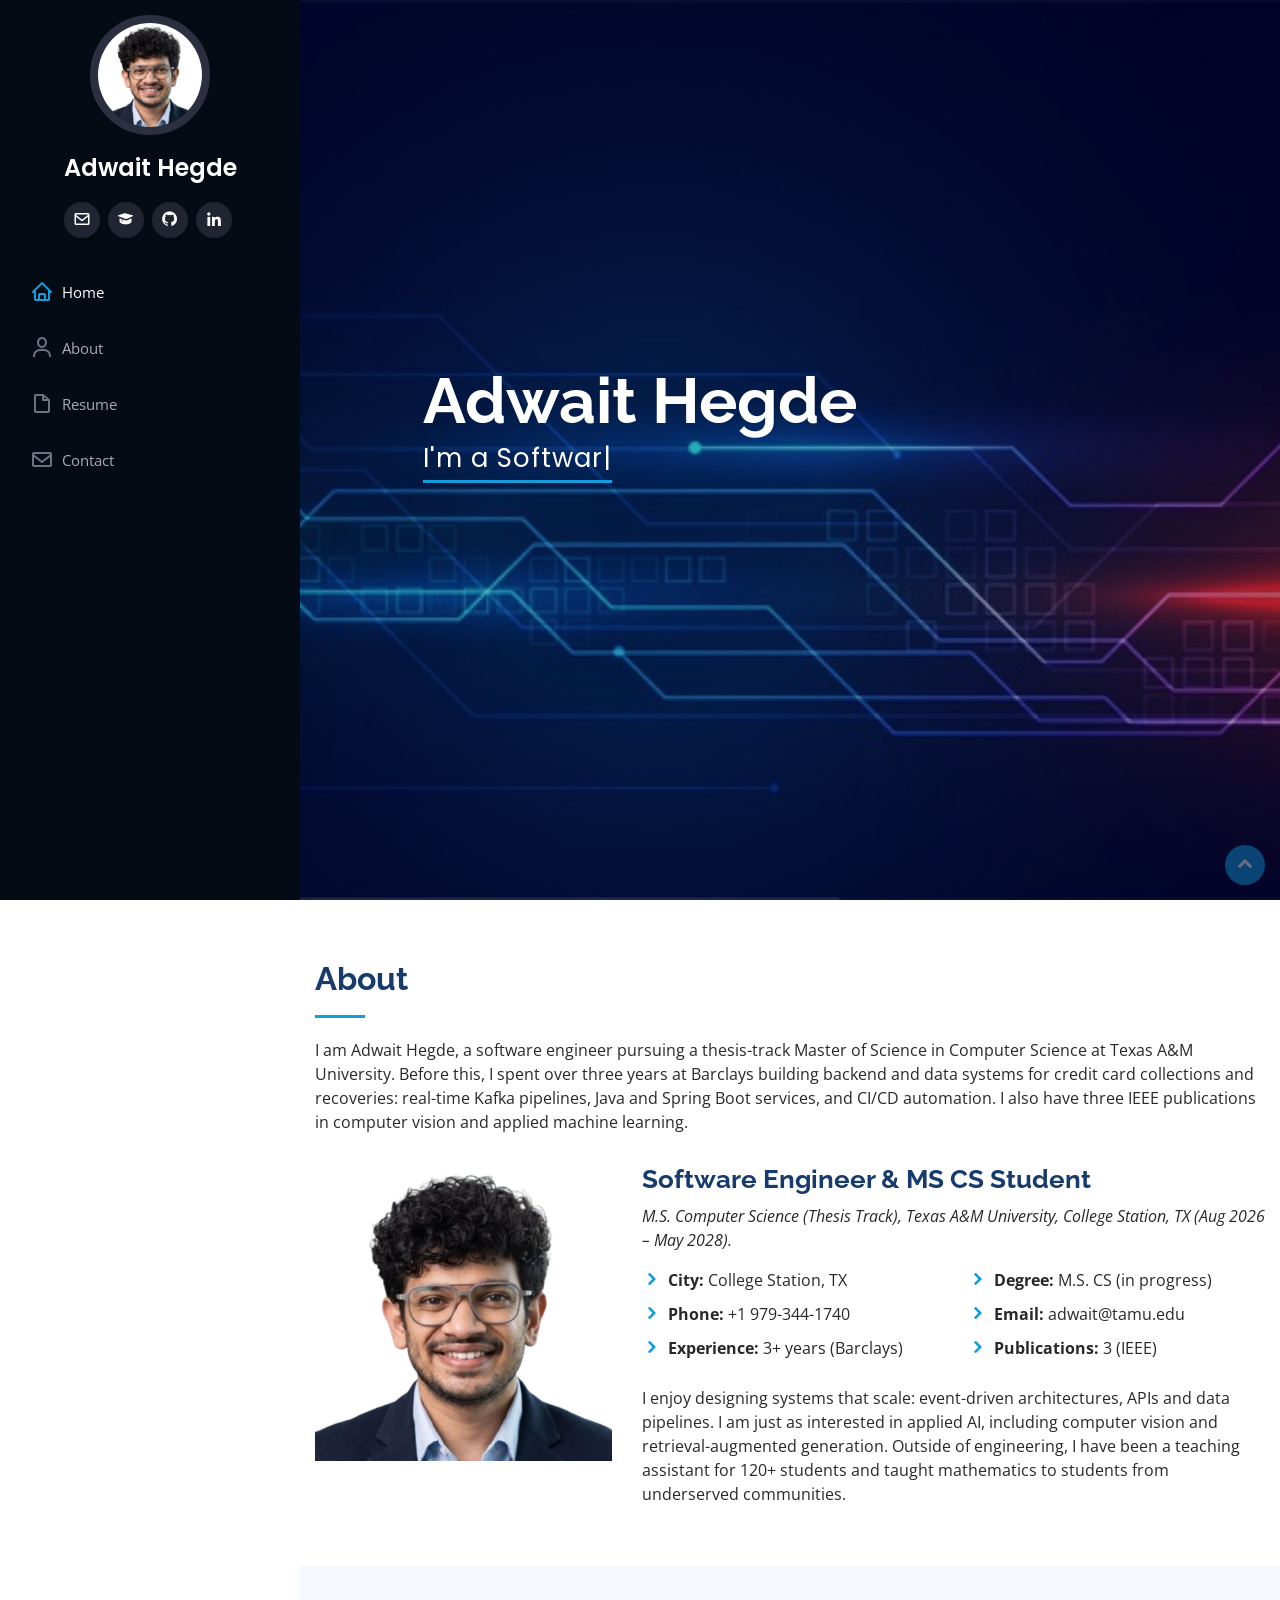
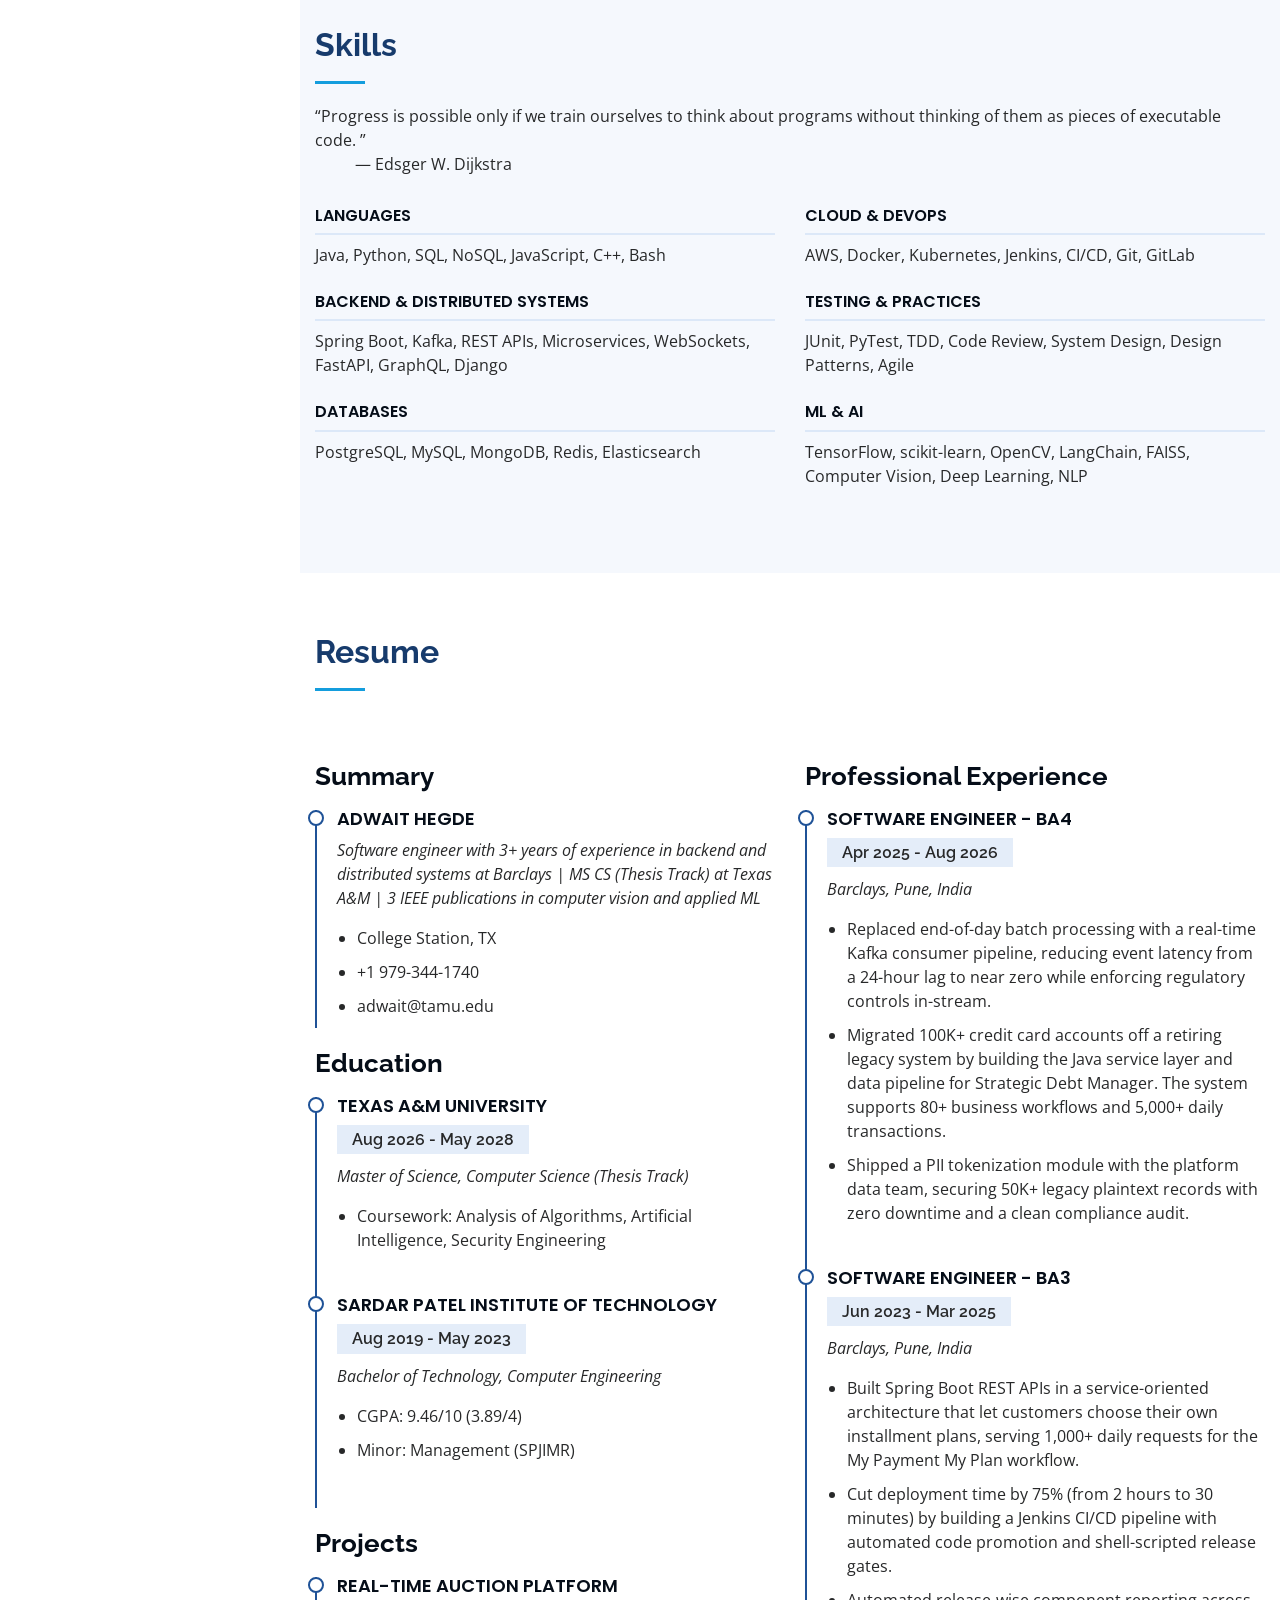
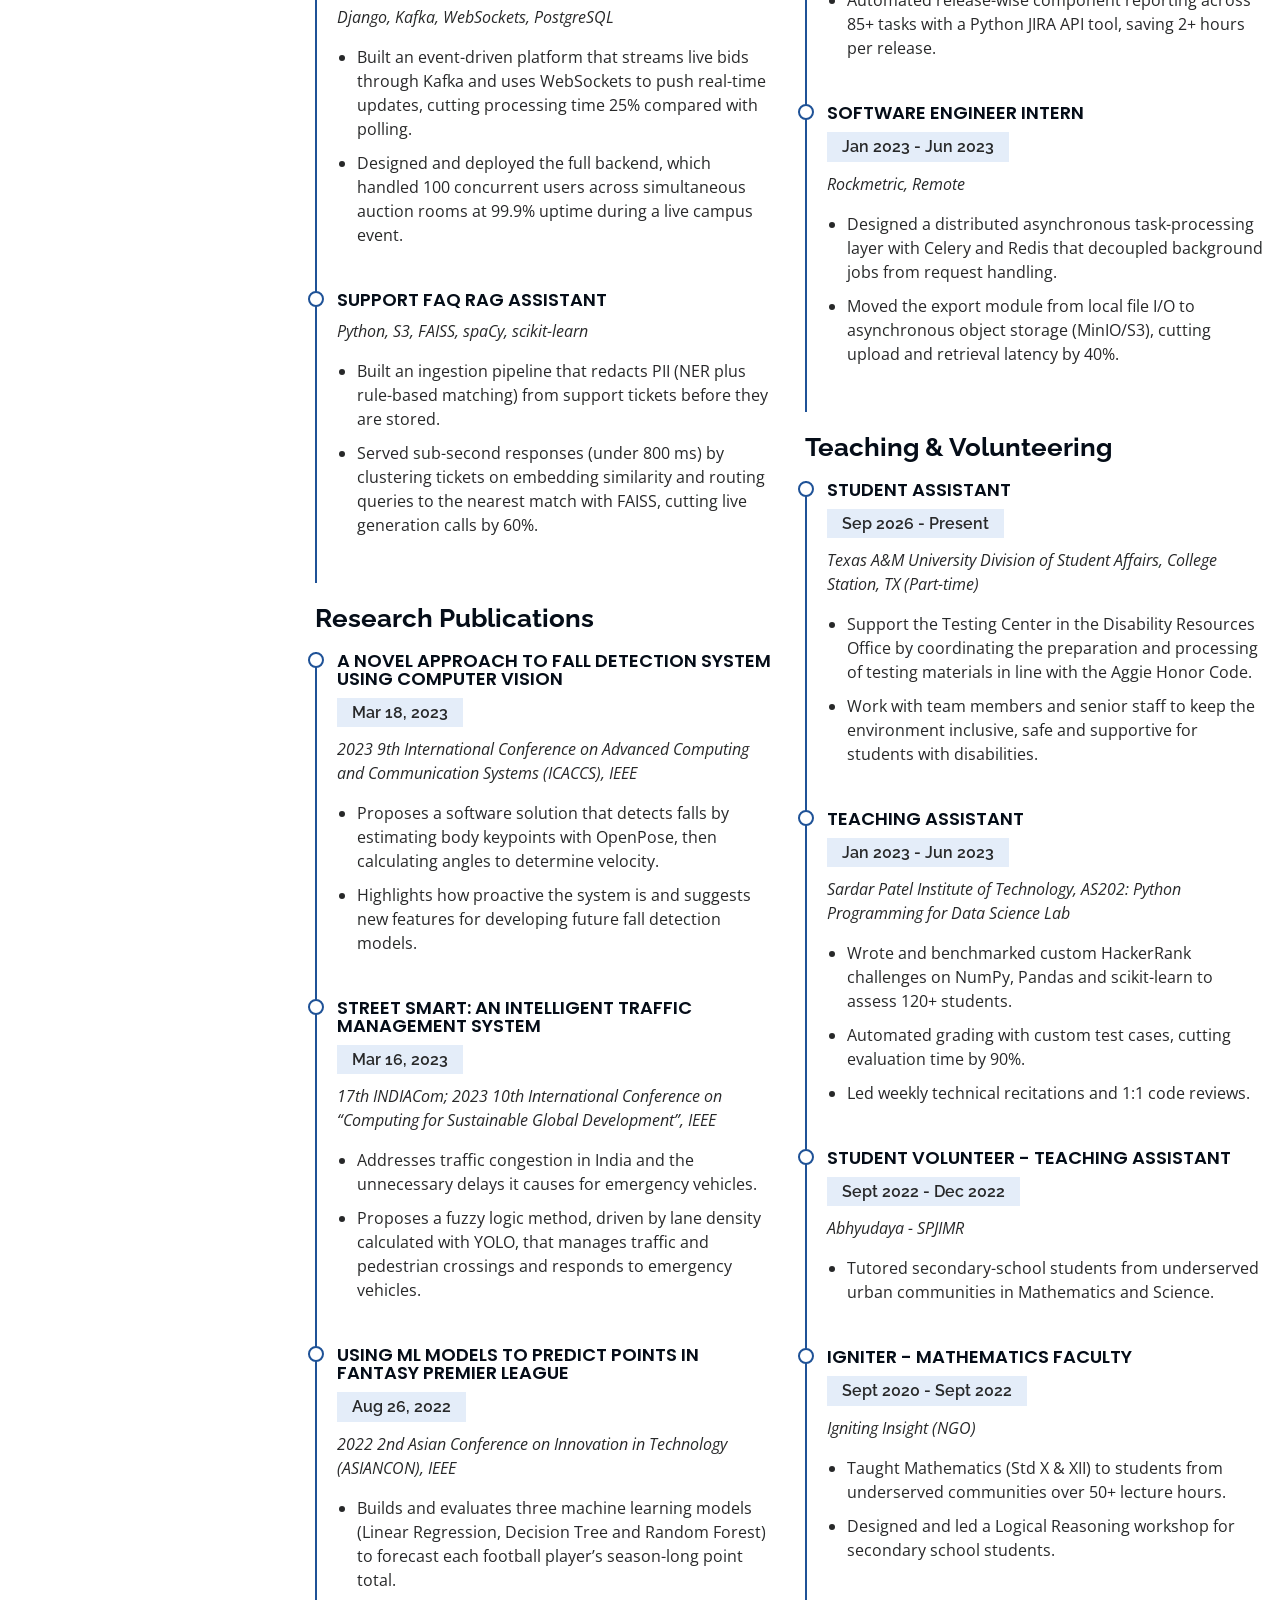
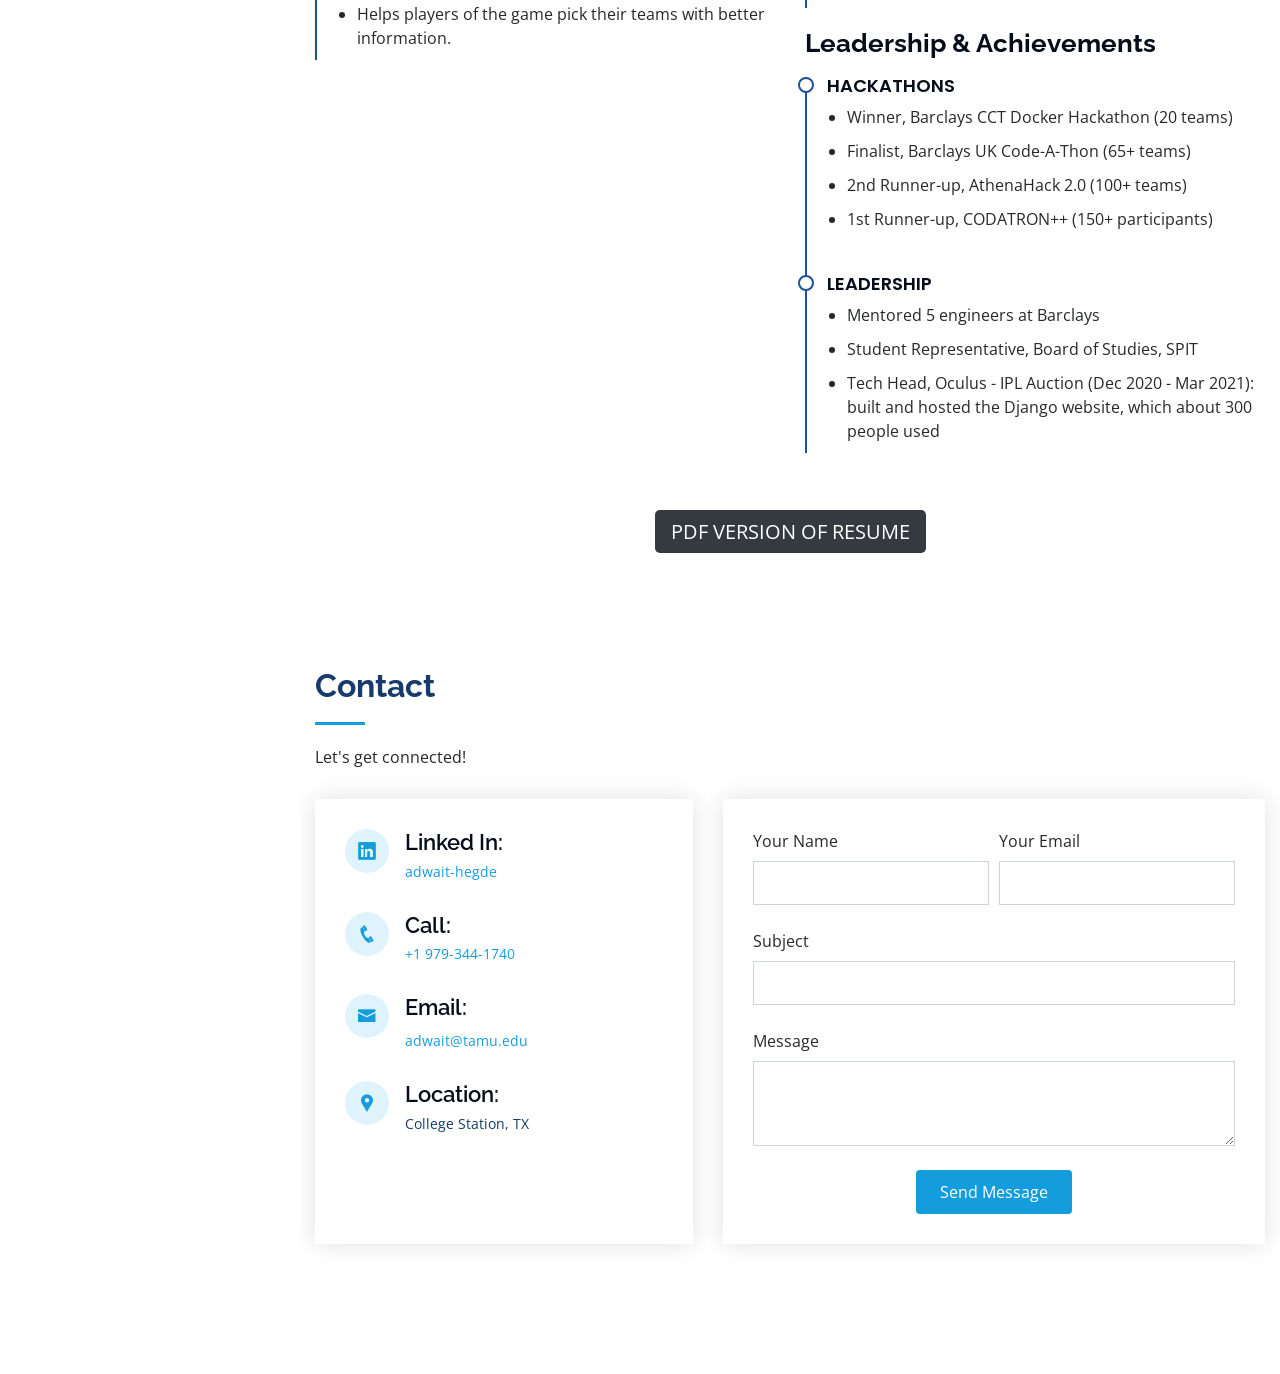
<file: index.html>
<!DOCTYPE html>
<html lang="en">
  <head>
    <meta charset="utf-8" />
    <meta content="width=device-width, initial-scale=1.0" name="viewport" />

    <title>Adwait Hegde | Software Engineer &amp; MS CS Student at Texas A&amp;M</title>
    <meta
      name="description"
      content="Adwait Hegde is a software engineer and MS Computer Science student at Texas A&amp;M University with 3+ years at Barclays building distributed systems (Kafka, Java, Spring Boot) and 3 IEEE publications in computer vision and ML."
    />
    <meta name="author" content="Adwait Hegde" />
    <meta name="robots" content="index, follow" />
    <meta name="theme-color" content="#040b14" />
    <link rel="canonical" href="https://adwait-hegde.github.io/" />

    <!-- Open Graph (LinkedIn, Facebook, Slack, WhatsApp previews) -->
    <meta property="og:type" content="profile" />
    <meta property="og:site_name" content="Adwait Hegde" />
    <meta property="og:title" content="Adwait Hegde | Software Engineer &amp; MS CS Student at Texas A&amp;M" />
    <meta
      property="og:description"
      content="Software engineer with 3+ years at Barclays building distributed systems, now pursuing an MS in Computer Science at Texas A&amp;M. 3 IEEE publications."
    />
    <meta property="og:url" content="https://adwait-hegde.github.io/" />
    <meta property="og:image" content="https://adwait-hegde.github.io/assets/img/profile-img.jpg" />
    <meta property="og:image:width" content="1000" />
    <meta property="og:image:height" content="1000" />
    <meta property="og:image:alt" content="Photo of Adwait Hegde" />
    <meta property="og:locale" content="en_US" />
    <meta property="profile:first_name" content="Adwait" />
    <meta property="profile:last_name" content="Hegde" />

    <!-- Twitter / X card -->
    <meta name="twitter:card" content="summary" />
    <meta name="twitter:title" content="Adwait Hegde | Software Engineer &amp; MS CS Student at Texas A&amp;M" />
    <meta
      name="twitter:description"
      content="Software engineer with 3+ years at Barclays building distributed systems, now pursuing an MS in Computer Science at Texas A&amp;M."
    />
    <meta name="twitter:image" content="https://adwait-hegde.github.io/assets/img/profile-img.jpg" />
    <meta name="twitter:image:alt" content="Photo of Adwait Hegde" />

    <!-- Structured data: helps search engines understand who this page is about -->
    <script type="application/ld+json">
      {
        "@context": "https://schema.org",
        "@type": "ProfilePage",
        "url": "https://adwait-hegde.github.io/",
        "name": "Adwait Hegde - Portfolio",
        "mainEntity": {
          "@type": "Person",
          "@id": "https://adwait-hegde.github.io/#person",
          "name": "Adwait Hegde",
          "givenName": "Adwait",
          "familyName": "Hegde",
          "url": "https://adwait-hegde.github.io/",
          "image": "https://adwait-hegde.github.io/assets/img/profile-img.jpg",
          "jobTitle": "Software Engineer",
          "email": "mailto:adwait@tamu.edu",
          "address": {
            "@type": "PostalAddress",
            "addressLocality": "College Station",
            "addressRegion": "TX",
            "addressCountry": "US"
          },
          "affiliation": {
            "@type": "CollegeOrUniversity",
            "name": "Texas A&M University",
            "sameAs": "https://www.tamu.edu/"
          },
          "worksFor": {
            "@type": "Organization",
            "name": "Texas A&M University Division of Student Affairs"
          },
          "alumniOf": [
            {
              "@type": "CollegeOrUniversity",
              "name": "Sardar Patel Institute of Technology"
            },
            {
              "@type": "Organization",
              "name": "Barclays"
            },
            {
              "@type": "Organization",
              "name": "Rockmetric"
            }
          ],
          "knowsAbout": [
            "Distributed Systems",
            "Backend Engineering",
            "Apache Kafka",
            "Java",
            "Spring Boot",
            "Python",
            "Microservices",
            "Computer Vision",
            "Machine Learning",
            "Retrieval-Augmented Generation"
          ],
          "sameAs": [
            "https://www.linkedin.com/in/adwait-hegde/",
            "https://github.com/adwait-hegde",
            "https://scholar.google.com/citations?user=O1U9kNUAAAAJ"
          ]
        }
      }
    </script>

    <!-- Favicons -->
    <link href="assets/img/favicon2.png" rel="icon" />
    <link
      href="assets/img/apple-touch-icon.png"
      rel="apple-touch-icon"
    />

    <!-- Google Fonts -->
    <link rel="preconnect" href="https://fonts.googleapis.com" />
    <link rel="preconnect" href="https://fonts.gstatic.com" crossorigin />
    <link
      href="https://fonts.googleapis.com/css?family=Open+Sans:300,300i,400,400i,600,600i,700,700i|Raleway:300,300i,400,400i,500,500i,600,600i,700,700i|Poppins:300,300i,400,400i,500,500i,600,600i,700,700i&display=swap"
      rel="stylesheet"
    />

    <!-- Vendor CSS Files -->
    <link
      href="assets/vendor/bootstrap/css/bootstrap.min.css"
      rel="stylesheet"
    />
    <link
      href="assets/vendor/icofont/icofont.min.css"
      rel="stylesheet"
    />
    <link
      href="assets/vendor/boxicons/css/boxicons.min.css"
      rel="stylesheet"
    />
    <link href="assets/vendor/aos/aos.css" rel="stylesheet" />

    <!-- Template Main CSS File -->
    <link href="assets/css/style.css" rel="stylesheet" />
    <style>
      .loader {
        position: fixed;
        left: 0px;
        top: 0px;
        width: 100%;
        height: 100%;
        z-index: 9999;
        background: url("https://media3.giphy.com/media/11FuEnXyGsXFba/giphy.gif?cid=ecf05e47mqp7naf0gcxo8x93irdlq87f0ml31w9q8dph8l8a&rid=giphy.gif&ct=g")
          50% 50% no-repeat rgb(25, 31, 38);
      }
    </style>
  </head>

  <body>
    <div class="loader"></div>
    <div id="content">
      <!-- ======= Mobile nav toggle button ======= -->
      <button type="button" class="mobile-nav-toggle d-xl-none">
        <i class="icofont-navigation-menu"></i>
      </button>

      <!-- ======= Header ======= -->
      <header id="header">
        <div class="d-flex flex-column">
          <div class="profile">
            <img
              src="assets/img/profile-img.jpg"
              alt="Adwait Hegde"
              width="120"
              height="120"
              class="img-fluid rounded-circle"
            />
            <div class="site-name text-light"><a href="./">Adwait Hegde</a></div>
            <div class="social-links mt-3 text-center">
              <a href="mailto:adwait@tamu.edu" target="_blank" rel="noopener"
                ><i class="bx bx-envelope"></i
              ></a>
              <a
                href="https://scholar.google.com/citations?user=O1U9kNUAAAAJ&hl=en"
                target="_blank" rel="noopener"
                title="Google Scholar"
                ><i class="bx bxs-graduation"></i
              ></a>
              <a href="https://github.com/adwait-hegde/" target="_blank" rel="noopener"
                ><i class="bx bxl-github"></i
              ></a>
              <a
                href="https://www.linkedin.com/in/adwait-hegde/"
                target="_blank" rel="noopener"
                ><i class="bx bxl-linkedin"></i
              ></a>
            </div>
          </div>

          <nav class="nav-menu">
            <ul>
              <li class="active">
                <a href="#hero"><i class="bx bx-home"></i> <span>Home</span></a>
              </li>
              <li>
                <a href="#about"
                  ><i class="bx bx-user"></i> <span>About</span></a
                >
              </li>
              <li>
                <a href="#resume"
                  ><i class="bx bx-file-blank"></i> <span>Resume</span></a
                >
              </li>
              <li>
                <a href="#contact"><i class="bx bx-envelope"></i> Contact</a>
              </li>
            </ul>
          </nav>
          <!-- .nav-menu -->
          <button type="button" class="mobile-nav-toggle d-xl-none">
            <i class="icofont-navigation-menu"></i>
          </button>
        </div>
      </header>
      <!-- End Header -->

      <!-- ======= Hero Section ======= -->
      <section
        id="hero"
        class="d-flex flex-column justify-content-center align-items-center"
      >
        <div class="hero-container" data-aos="fade-in">
          <h1>Adwait Hegde</h1>
          <p>
            <span
              class="typed"
              data-typed-items="I'm a Software Engineer, I build Distributed Systems, I'm an MS CS student at Texas A&amp;M, I publish ML Research"
            ></span>
          </p>
        </div>
      </section>
      <!-- End Hero -->

      <main id="main">
        <!-- ======= About Section ======= -->
        <section id="about" class="about">
          <div class="container">
            <div class="section-title">
              <h2>About</h2>
              <p>
                I am Adwait Hegde, a software engineer pursuing a thesis-track
                Master of Science in Computer Science at Texas A&amp;M
                University. Before this, I spent over three years at Barclays
                building backend and data systems for credit card collections
                and recoveries: real-time Kafka pipelines, Java and Spring Boot
                services, and CI/CD automation. I also have three IEEE
                publications in computer vision and applied machine learning.
              </p>
            </div>

            <div class="row">
              <div class="col-lg-4" data-aos="fade-right">
                <img
                  src="assets/img/profile-img.jpg"
                  class="img-fluid"
                  alt="Adwait Hegde, software engineer"
                  width="1000"
                  height="1000"
                  loading="lazy"
                />
              </div>
              <div class="col-lg-8 pt-4 pt-lg-0 content" data-aos="fade-left">
                <h3>Software Engineer &amp; MS CS Student</h3>
                <p class="font-italic">
                  M.S. Computer Science (Thesis Track), Texas A&amp;M University,
                  College Station, TX (Aug 2026 – May 2028).
                </p>
                <div class="row">
                  <div class="col-lg-6">
                    <ul>
                      <li>
                        <i class="icofont-rounded-right"></i>
                        <strong>City:</strong> College Station, TX
                      </li>
                      <li>
                        <i class="icofont-rounded-right"></i>
                        <strong>Phone:</strong> +1 979-344-1740
                      </li>
                      <li>
                        <i class="icofont-rounded-right"></i>
                        <strong>Experience:</strong> 3+ years (Barclays)
                      </li>
                    </ul>
                  </div>
                  <div class="col-lg-6">
                    <ul>
                      <li>
                        <i class="icofont-rounded-right"></i>
                        <strong>Degree:</strong> M.S. CS (in progress)
                      </li>
                      <li>
                        <i class="icofont-rounded-right"></i>
                        <strong>Email:</strong> adwait@tamu.edu
                      </li>
                      <li>
                        <i class="icofont-rounded-right"></i>
                        <strong>Publications:</strong> 3 (IEEE)
                      </li>
                    </ul>
                  </div>
                </div>
                <p>
                  I enjoy designing systems that scale: event-driven
                  architectures, APIs and data pipelines. I am just as
                  interested in applied AI, including computer vision and
                  retrieval-augmented generation. Outside of engineering, I have
                  been a teaching assistant for 120+ students and taught
                  mathematics to students from underserved communities.
                </p>
              </div>
            </div>
          </div>
        </section>
        <!-- End About Section -->

        <!-- ======= Skills Section ======= -->
        <section id="skills" class="skills section-bg">
          <div class="container">
            <div class="section-title">
              <h2>Skills</h2>
              <p>
                “Progress is possible only if we train ourselves to think about
                programs without thinking of them as pieces of executable code.
                ”
                <br />
                &emsp; &emsp; ― Edsger W. Dijkstra
              </p>
            </div>

            <div class="row skills-content">
              <div class="col-lg-6" data-aos="fade-up">
                <div class="skill-group">
                  <h4>Languages</h4>
                  <p>Java, Python, SQL, NoSQL, JavaScript, C++, Bash</p>
                </div>
                <div class="skill-group">
                  <h4>Backend &amp; Distributed Systems</h4>
                  <p>Spring Boot, Kafka, REST APIs, Microservices, WebSockets, FastAPI, GraphQL, Django</p>
                </div>
                <div class="skill-group">
                  <h4>Databases</h4>
                  <p>PostgreSQL, MySQL, MongoDB, Redis, Elasticsearch</p>
                </div>
              </div>

              <div class="col-lg-6" data-aos="fade-up" data-aos-delay="100">
                <div class="skill-group">
                  <h4>Cloud &amp; DevOps</h4>
                  <p>AWS, Docker, Kubernetes, Jenkins, CI/CD, Git, GitLab</p>
                </div>
                <div class="skill-group">
                  <h4>Testing &amp; Practices</h4>
                  <p>JUnit, PyTest, TDD, Code Review, System Design, Design Patterns, Agile</p>
                </div>
                <div class="skill-group">
                  <h4>ML &amp; AI</h4>
                  <p>TensorFlow, scikit-learn, OpenCV, LangChain, FAISS, Computer Vision, Deep Learning, NLP</p>
                </div>
              </div>
            </div>
          </div>
        </section>
        <!-- End Skills Section -->

        <!-- ======= Resume Section ======= -->
        <section id="resume" class="resume">
          <div class="container">
            <div class="section-title">
              <h2>Resume</h2>
            </div>

            <div class="row">
              <div class="col-lg-6" data-aos="fade-up">
                <h3 class="resume-title">Summary</h3>
                <div class="resume-item pb-0">
                  <h4>Adwait Hegde</h4>
                  <p>
                    <em
                      >Software engineer with 3+ years of experience in backend
                      and distributed systems at Barclays | MS CS (Thesis Track)
                      at Texas A&amp;M | 3 IEEE publications in computer vision
                      and applied ML</em
                    >
                  </p>
                  <ul>
                    <li>College Station, TX</li>
                    <li>+1 979-344-1740</li>
                    <li>adwait@tamu.edu</li>
                  </ul>
                </div>

                <h3 class="resume-title">Education</h3>
                <div class="resume-item">
                  <h4>Texas A&amp;M University</h4>
                  <h5>Aug 2026 - May 2028</h5>
                  <p><em>Master of Science, Computer Science (Thesis Track)</em></p>
                  <ul>
                    <li>
                      Coursework: Analysis of Algorithms, Artificial
                      Intelligence, Security Engineering
                    </li>
                  </ul>
                </div>
                <div class="resume-item">
                  <h4>Sardar Patel Institute of Technology</h4>
                  <h5>Aug 2019 - May 2023</h5>
                  <p><em>Bachelor of Technology, Computer Engineering</em></p>
                  <ul>
                    <li>CGPA: 9.46/10 (3.89/4)</li>
                    <li>Minor: Management (SPJIMR)</li>
                  </ul>
                </div>

                <h3 class="resume-title">Projects</h3>
                <div class="resume-item">
                  <h4>Real-Time Auction Platform</h4>
                  <p><em>Django, Kafka, WebSockets, PostgreSQL</em></p>
                  <ul>
                    <li>
                      Built an event-driven platform that streams live bids
                      through Kafka and uses WebSockets to push real-time
                      updates, cutting processing time 25% compared with
                      polling.
                    </li>
                    <li>
                      Designed and deployed the full backend, which handled 100
                      concurrent users across simultaneous auction rooms at
                      99.9% uptime during a live campus event.
                    </li>
                  </ul>
                </div>
                <div class="resume-item">
                  <h4>Support FAQ RAG Assistant</h4>
                  <p><em>Python, S3, FAISS, spaCy, scikit-learn</em></p>
                  <ul>
                    <li>
                      Built an ingestion pipeline that redacts PII (NER plus
                      rule-based matching) from support tickets before they are
                      stored.
                    </li>
                    <li>
                      Served sub-second responses (under 800&nbsp;ms) by
                      clustering tickets on embedding similarity and routing
                      queries to the nearest match with FAISS, cutting live
                      generation calls by 60%.
                    </li>
                  </ul>
                </div>

                <h3 class="resume-title">Research Publications</h3>
                <div class="resume-item">
                  <h4>
                    <a href="https://ieeexplore.ieee.org/document/10113049" target="_blank" rel="noopener"
                      >A Novel Approach to Fall Detection System using Computer Vision</a
                    >
                  </h4>
                  <h5>Mar 18, 2023</h5>
                  <p>
                    <em
                      >2023 9th International Conference on Advanced Computing
                      and Communication Systems (ICACCS), IEEE</em
                    >
                  </p>
                  <ul>
                    <li>
                      Proposes a software solution that detects falls by
                      estimating body keypoints with OpenPose, then calculating
                      angles to determine velocity.
                    </li>
                    <li>
                      Highlights how proactive the system is and suggests new
                      features for developing future fall detection models.
                    </li>
                  </ul>
                </div>
                <div class="resume-item">
                  <h4>
                    <a href="https://ieeexplore.ieee.org/document/10112500" target="_blank" rel="noopener"
                      >Street Smart: An Intelligent Traffic Management System</a
                    >
                  </h4>
                  <h5>Mar 16, 2023</h5>
                  <p>
                    <em
                      >17th INDIACom; 2023 10th International Conference on
                      &ldquo;Computing for Sustainable Global Development&rdquo;,
                      IEEE</em
                    >
                  </p>
                  <ul>
                    <li>
                      Addresses traffic congestion in India and the unnecessary
                      delays it causes for emergency vehicles.
                    </li>
                    <li>
                      Proposes a fuzzy logic method, driven by lane density
                      calculated with YOLO, that manages traffic and pedestrian
                      crossings and responds to emergency vehicles.
                    </li>
                  </ul>
                </div>
                <div class="resume-item">
                  <h4>
                    <a href="https://ieeexplore.ieee.org/document/9909447" target="_blank" rel="noopener"
                      >Using ML Models to Predict Points in Fantasy Premier League</a
                    >
                  </h4>
                  <h5>Aug 26, 2022</h5>
                  <p>
                    <em
                      >2022 2nd Asian Conference on Innovation in Technology
                      (ASIANCON), IEEE</em
                    >
                  </p>
                  <ul>
                    <li>
                      Builds and evaluates three machine learning models (Linear
                      Regression, Decision Tree and Random Forest) to forecast
                      each football player&rsquo;s season-long point total.
                    </li>
                    <li>
                      Helps players of the game pick their teams with better
                      information.
                    </li>
                  </ul>
                </div>
              </div>

              <div class="col-lg-6" data-aos="fade-up" data-aos-delay="100">
                <h3 class="resume-title">Professional Experience</h3>
                <div class="resume-item">
                  <h4>Software Engineer - BA4</h4>
                  <h5>Apr 2025 - Aug 2026</h5>
                  <p><em>Barclays, Pune, India</em></p>
                  <ul>
                    <li>
                      Replaced end-of-day batch processing with a real-time
                      Kafka consumer pipeline, reducing event latency from a
                      24-hour lag to near zero while enforcing regulatory
                      controls in-stream.
                    </li>
                    <li>
                      Migrated 100K+ credit card accounts off a retiring legacy
                      system by building the Java service layer and data
                      pipeline for Strategic Debt Manager. The system supports
                      80+ business workflows and 5,000+ daily transactions.
                    </li>
                    <li>
                      Shipped a PII tokenization module with the platform data
                      team, securing 50K+ legacy plaintext records with zero
                      downtime and a clean compliance audit.
                    </li>
                  </ul>
                </div>
                <div class="resume-item">
                  <h4>Software Engineer - BA3</h4>
                  <h5>Jun 2023 - Mar 2025</h5>
                  <p><em>Barclays, Pune, India</em></p>
                  <ul>
                    <li>
                      Built Spring Boot REST APIs in a service-oriented
                      architecture that let customers choose their own
                      installment plans, serving 1,000+ daily requests for the
                      My Payment My Plan workflow.
                    </li>
                    <li>
                      Cut deployment time by 75% (from 2 hours to 30 minutes) by
                      building a Jenkins CI/CD pipeline with automated code
                      promotion and shell-scripted release gates.
                    </li>
                    <li>
                      Automated release-wise component reporting across 85+
                      tasks with a Python JIRA API tool, saving 2+ hours per
                      release.
                    </li>
                  </ul>
                </div>
                <div class="resume-item">
                  <h4>Software Engineer Intern</h4>
                  <h5>Jan 2023 - Jun 2023</h5>
                  <p><em>Rockmetric, Remote</em></p>
                  <ul>
                    <li>
                      Designed a distributed asynchronous task-processing layer
                      with Celery and Redis that decoupled background jobs from
                      request handling.
                    </li>
                    <li>
                      Moved the export module from local file I/O to
                      asynchronous object storage (MinIO/S3), cutting upload and
                      retrieval latency by 40%.
                    </li>
                  </ul>
                </div>

                <h3 class="resume-title">Teaching &amp; Volunteering</h3>
                <div class="resume-item">
                  <h4>Student Assistant</h4>
                  <h5>Sep 2026 - Present</h5>
                  <p>
                    <em
                      >Texas A&amp;M University Division of Student Affairs,
                      College Station, TX (Part-time)</em
                    >
                  </p>
                  <ul>
                    <li>
                      Support the Testing Center in the Disability Resources
                      Office by coordinating the preparation and processing of
                      testing materials in line with the Aggie Honor Code.
                    </li>
                    <li>
                      Work with team members and senior staff to keep the
                      environment inclusive, safe and supportive for students
                      with disabilities.
                    </li>
                  </ul>
                </div>
                <div class="resume-item">
                  <h4>Teaching Assistant</h4>
                  <h5>Jan 2023 - Jun 2023</h5>
                  <p>
                    <em
                      >Sardar Patel Institute of Technology, AS202: Python
                      Programming for Data Science Lab</em
                    >
                  </p>
                  <ul>
                    <li>
                      Wrote and benchmarked custom HackerRank challenges on
                      NumPy, Pandas and scikit-learn to assess 120+ students.
                    </li>
                    <li>
                      Automated grading with custom test cases, cutting
                      evaluation time by 90%.
                    </li>
                    <li>
                      Led weekly technical recitations and 1:1 code reviews.
                    </li>
                  </ul>
                </div>
                <div class="resume-item">
                  <h4>Student Volunteer - Teaching Assistant</h4>
                  <h5>Sept 2022 - Dec 2022</h5>
                  <p><em>Abhyudaya - SPJIMR</em></p>
                  <ul>
                    <li>
                      Tutored secondary-school students from underserved urban
                      communities in Mathematics and Science.
                    </li>
                  </ul>
                </div>
                <div class="resume-item">
                  <h4>Igniter - Mathematics Faculty</h4>
                  <h5>Sept 2020 - Sept 2022</h5>
                  <p><em>Igniting Insight (NGO)</em></p>
                  <ul>
                    <li>
                      Taught Mathematics (Std X &amp; XII) to students from
                      underserved communities over 50+ lecture hours.
                    </li>
                    <li>
                      Designed and led a Logical Reasoning workshop for
                      secondary school students.
                    </li>
                  </ul>
                </div>

                <h3 class="resume-title">Leadership &amp; Achievements</h3>
                <div class="resume-item">
                  <h4>Hackathons</h4>
                  <ul>
                    <li>Winner, Barclays CCT Docker Hackathon (20 teams)</li>
                    <li>Finalist, Barclays UK Code-A-Thon (65+ teams)</li>
                    <li>2nd Runner-up, AthenaHack 2.0 (100+ teams)</li>
                    <li>1st Runner-up, CODATRON++ (150+ participants)</li>
                  </ul>
                </div>
                <div class="resume-item">
                  <h4>Leadership</h4>
                  <ul>
                    <li>Mentored 5 engineers at Barclays</li>
                    <li>Student Representative, Board of Studies, SPIT</li>
                    <li>
                      Tech Head, Oculus - IPL Auction (Dec 2020 - Mar 2021):
                      built and hosted the Django website, which about 300
                      people used
                    </li>
                  </ul>
                </div>
              </div>
            </div>
            <center data-aos="fade-up" data-aos-delay="50" class="mt-5">
              <a href="resume.html" class="btn-lg btn-dark"
                >PDF VERSION OF RESUME</a
              >
            </center>
          </div>
        </section>
        <!-- End Resume Section -->

        <!-- ======= Contact Section ======= -->
        <section id="contact" class="contact">
          <div class="container">
            <div class="section-title">
              <h2>Contact</h2>
              <p>Let's get connected!</p>
            </div>

            <div class="row" data-aos="fade-in">
              <div class="col-lg-5 d-flex align-items-stretch">
                <div class="info">
                  <div class="linkedin">
                    <i class="icofont-linkedin"></i>
                    <h4>Linked In:</h4>
                    <p>
                      <a href="https://www.linkedin.com/in/adwait-hegde/" target="_blank" rel="noopener">
                        adwait-hegde
                      </a>
                    </p>
                  </div>

                  <div class="phone">
                    <i class="icofont-phone"></i>
                    <h4>Call:</h4>
                    <p>
                      <a href="tel:+19793441740">
                        +1 979-344-1740
                    </a>
                    </p>
                  </div>

                  <div class="email">
                    <i class="icofont-envelope"></i>
                    <h4>Email:</h4>
                    <p>
                      <a href="mailto:adwait@tamu.edu?subject=Hey%20Adwait" target="_blank" rel="noopener">
                      adwait@tamu.edu
                    </a>
                  </p>
                  </div>

                  <div class="address">
                    <i class="icofont-google-map"></i>
                    <h4>Location:</h4>
                    <p>College Station, TX</p>
                  </div>

                  <!-- <img
                    src="https://media.giphy.com/media/l3q2FnW3yZRJVZH2g/giphy.gif"
                    frameborder="0"
                    style="border: 0; width: 100%; height: 260px"
                    alt="Thank You!"
                  /> -->
                </div>
              </div>

              <div class="col-lg-7 mt-5 mt-lg-0 d-flex align-items-stretch">
                <!-- <iframe
                  src="https://docs.google.com/forms/d/e/1FAIpQLSfTaV3Ywnxf4BzQ-_oQb-f_ZZr8hNqE05EWyEg8sLpNlNtKpA/viewform?embedded=true"
                  width="100%"
                  height="600px"
                  frameborder="0"
                  marginheight="0"
                  marginwidth="0"
                  >Loading…</iframe> -->

                  <form action="https://formspree.io/f/xzbyowqg" method="post" class="php-email-form"> 
                  <div class="form-row">
                    <div class="form-group col-md-6">
                      <label for="name">Your Name</label>
                      <input type="text" name="name" class="form-control" id="name" data-rule="minlen:3" data-msg="Please enter at least 4 chars" />
                      <div class="validate"></div>
                    </div>
                    <div class="form-group col-md-6">
                      <label for="name">Your Email</label>
                      <input type="email" class="form-control" name="email" id="email" data-rule="email" data-msg="Please enter a valid email" />
                      <div class="validate"></div>
                    </div>
                  </div>
                  <div class="form-group">
                    <label for="name">Subject</label>
                    <input type="text" class="form-control" name="subject" id="subject" data-rule="minlen:4" data-msg="Please enter at least 8 chars of subject" />
                    <div class="validate"></div>
                  </div>
                  <div class="form-group">
                    <label for="name">Message</label>
                    <textarea class="form-control" name="message" rows="3" data-rule="required" data-msg="Please write something for us"></textarea>
                    <div class="validate"></div>
                  </div>
                  <div class="mb-3">
                    <div class="loading">Loading</div>
                    <div class="error-message"></div>
                    <div class="sent-message">Your message has been sent. Thank you!</div>
                  </div>
                  <div class="text-center"><button type="submit">Send Message</button></div>
                </form>

              </div>
            </div>
          </div>
        </section>
        <!-- End Contact Section -->
      </main>
      <!-- End #main -->

      <a href="#" class="back-to-top"><i class="icofont-simple-up"></i></a>
    </div>
    <!-- Vendor JS Files -->
    <script src="assets/vendor/jquery/jquery.min.js"></script>
    <script src="assets/vendor/bootstrap/js/bootstrap.bundle.min.js"></script>
    <script src="assets/vendor/jquery.easing/jquery.easing.min.js"></script>
    <script src="assets/vendor/typed.js/typed.min.js"></script>
    <script src="assets/vendor/aos/aos.js"></script>

    <!-- Template Main JS File -->
    <script src="assets/js/main.js"></script>
  </body>
</html>
</file>
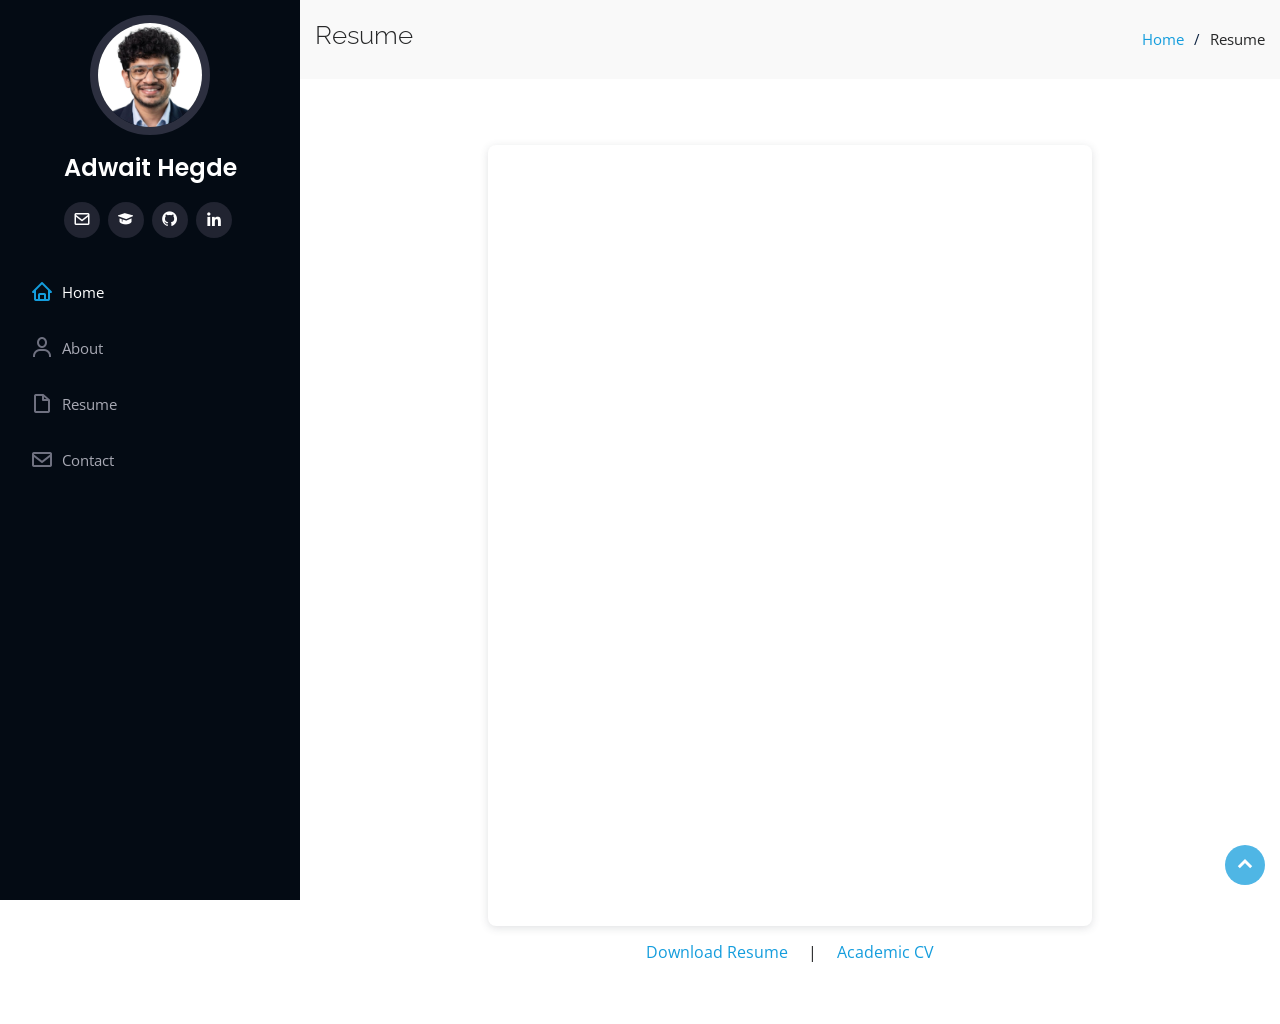
<file: resume.html>
<!DOCTYPE html>
<html lang="en">

<head>
  <meta charset="utf-8">
  <meta content="width=device-width, initial-scale=1.0" name="viewport">

  <title>Resume | Adwait Hegde - Software Engineer</title>
  <meta name="description" content="Resume and academic CV of Adwait Hegde: software engineer (Barclays, Rockmetric), MS Computer Science student at Texas A&amp;M University, and author of 3 IEEE publications.">
  <meta name="author" content="Adwait Hegde">
  <meta name="robots" content="index, follow">
  <meta name="theme-color" content="#040b14">
  <link rel="canonical" href="https://adwait-hegde.github.io/resume.html">

  <!-- Open Graph / Twitter -->
  <meta property="og:type" content="website">
  <meta property="og:site_name" content="Adwait Hegde">
  <meta property="og:title" content="Resume | Adwait Hegde - Software Engineer">
  <meta property="og:description" content="Resume and academic CV of Adwait Hegde, software engineer and MS CS student at Texas A&amp;M University.">
  <meta property="og:url" content="https://adwait-hegde.github.io/resume.html">
  <meta property="og:image" content="https://adwait-hegde.github.io/assets/img/profile-img.jpg">
  <meta property="og:image:alt" content="Photo of Adwait Hegde">
  <meta name="twitter:card" content="summary">
  <meta name="twitter:title" content="Resume | Adwait Hegde - Software Engineer">
  <meta name="twitter:description" content="Resume and academic CV of Adwait Hegde, software engineer and MS CS student at Texas A&amp;M University.">
  <meta name="twitter:image" content="https://adwait-hegde.github.io/assets/img/profile-img.jpg">

  <script type="application/ld+json">
    {
      "@context": "https://schema.org",
      "@type": "BreadcrumbList",
      "itemListElement": [
        { "@type": "ListItem", "position": 1, "name": "Home", "item": "https://adwait-hegde.github.io/" },
        { "@type": "ListItem", "position": 2, "name": "Resume", "item": "https://adwait-hegde.github.io/resume.html" }
      ]
    }
  </script>

  <!-- Favicons -->
  <link href="assets/img/favicon2.png" rel="icon">
  <link href="assets/img/apple-touch-icon.png" rel="apple-touch-icon">

  <!-- Google Fonts -->
  <link rel="preconnect" href="https://fonts.googleapis.com">
  <link rel="preconnect" href="https://fonts.gstatic.com" crossorigin>
  <link href="https://fonts.googleapis.com/css?family=Open+Sans:300,300i,400,400i,600,600i,700,700i|Raleway:300,300i,400,400i,500,500i,600,600i,700,700i|Poppins:300,300i,400,400i,500,500i,600,600i,700,700i&display=swap" rel="stylesheet">

  <!-- Vendor CSS Files -->
  <link href="assets/vendor/bootstrap/css/bootstrap.min.css" rel="stylesheet">
  <link href="assets/vendor/icofont/icofont.min.css" rel="stylesheet">
  <link href="assets/vendor/boxicons/css/boxicons.min.css" rel="stylesheet">
  <link href="assets/vendor/aos/aos.css" rel="stylesheet">

  <!-- Template Main CSS File -->
  <link href="assets/css/style.css" rel="stylesheet">

</head>

<body>

  <!-- ======= Mobile nav toggle button ======= -->
  <button type="button" class="mobile-nav-toggle d-xl-none"><i class="icofont-navigation-menu"></i></button>

  <!-- ======= Header ======= -->
  <header id="header">
    <div class="d-flex flex-column">

      <div class="profile">
        <img src="assets/img/profile-img.jpg" alt="Adwait Hegde" width="120" height="120" class="img-fluid rounded-circle">
        <div class="site-name text-light"><a href="index.html">Adwait Hegde</a></div>
        <div class="social-links mt-3 text-center">
          <a href="mailto:adwait@tamu.edu" target="_blank" rel="noopener"><i class="bx bx-envelope"></i></a>
          <a href="https://scholar.google.com/citations?user=O1U9kNUAAAAJ&hl=en" target="_blank" rel="noopener" title="Google Scholar"><i class="bx bxs-graduation"></i></a>
          <a href="https://github.com/adwait-hegde/" target="_blank" rel="noopener"><i class="bx bxl-github"></i></a>
          <a href="https://www.linkedin.com/in/adwait-hegde/" target="_blank" rel="noopener"><i class="bx bxl-linkedin"></i></a>
        </div>
      </div>

      <nav class="nav-menu">
        <ul>
          <li class="active"><a href="index.html"><i class="bx bx-home"></i> <span>Home</span></a></li>
          <li><a href="index.html#about"><i class="bx bx-user"></i> <span>About</span></a></li>
          <li><a href="index.html#resume"><i class="bx bx-file-blank"></i> <span>Resume</span></a></li>
          <li><a href="index.html#contact"><i class="bx bx-envelope"></i> Contact</a></li>
        </ul>
      </nav><!-- .nav-menu -->
      <button type="button" class="mobile-nav-toggle d-xl-none"><i class="icofont-navigation-menu"></i></button>

    </div>
  </header><!-- End Header -->

  <main id="main">

        <!-- ======= Breadcrumbs ======= -->
        <section id="breadcrumbs" class="breadcrumbs">
        <div class="container">

            <div class="d-flex justify-content-between align-items-center">
            <h1>Resume</h1>
            <ol>
                <li><a href="index.html">Home</a></li>
                <li>Resume</li>
            </ol>
            </div>

        </div>
        </section><!-- End Breadcrumbs -->

        <!-- ======= Resume Section ======= -->
        <section id="portfolio-details" class="portfolio-details">
        <center>
            <div class="container row">
              <div class="col-lg-2"></div>
              <div class="col-lg-8">
            <div style="position: relative; width: 100%; height: 0; padding-top: 129.4118%;
            box-shadow: 0 2px 8px 0 rgba(63,69,81,0.16); margin-top: 1.6em; margin-bottom: 0.9em; overflow: hidden;
            border-radius: 8px;">
             <iframe loading="lazy" title="Resume of Adwait Hegde" style="position: absolute; width: 100%; height: 100%; top: 0; left: 0; border: none; padding: 0;margin: 0;"
               src="assets/Adwait_Hegde_Resume.pdf#view=FitH&toolbar=0">
             </iframe>
           </div>
           <a href="assets/Adwait_Hegde_Resume.pdf" download>Download Resume</a>
           &emsp;|&emsp;
           <a href="assets/Adwait_Hegde_Academic_CV.pdf" target="_blank" rel="noopener">Academic CV</a>
          </div>
          <div class="col-lg-2"></div>
        </div>
        </center>
        </section><!-- End Resume Section -->

  </main>
  <!-- End #main -->

  <a href="#" class="back-to-top"><i class="icofont-simple-up"></i></a>

  <!-- Vendor JS Files -->
  <script src="assets/vendor/jquery/jquery.min.js"></script>
  <script src="assets/vendor/bootstrap/js/bootstrap.bundle.min.js"></script>
  <script src="assets/vendor/jquery.easing/jquery.easing.min.js"></script>
  <script src="assets/vendor/typed.js/typed.min.js"></script>
  <script src="assets/vendor/aos/aos.js"></script>

  <!-- Template Main JS File -->
  <script src="assets/js/main.js"></script>

</body>

</html>
</file>
<file: assets/css/style.css>
/**
* Template Name: iPortfolio - v1.5.1
* Template URL: https://bootstrapmade.com/iportfolio-bootstrap-portfolio-websites-template/
* Author: BootstrapMade.com
* License: https://bootstrapmade.com/license/
*/

/*--------------------------------------------------------------
# General
--------------------------------------------------------------*/
body {
  font-family: "Open Sans", sans-serif;
  color: #272829;
}

.loader {
	position: fixed;
	left: 0px;
	top: 0px;
	width: 100%;
	height: 100%;
	z-index: 9999;
	/* background: url('http://www.downgraf.com/wp-content/uploads/2014/09/01-progress.gif?e44397') 50% 50% no-repeat rgb(249,249,249); */
}


a {
  color: #149ddd;
}

a:hover {
  color: #37b3ed;
  text-decoration: none;
}

h1, h2, h3, h4, h5, h6 {
  font-family: "Raleway", sans-serif;
}

/*--------------------------------------------------------------
# Back to top button
--------------------------------------------------------------*/
.back-to-top {
  position: fixed;
  display: none;
  width: 40px;
  height: 40px;
  border-radius: 50px;
  right: 15px;
  bottom: 15px;
  background: #149ddd;
  color: #fff;
  transition: display 0.5s ease-in-out;
  z-index: 99999;
}

.back-to-top i {
  font-size: 24px;
  position: absolute;
  top: 7px;
  left: 8px;
}

.back-to-top:hover {
  color: #fff;
  background: #2eafec;
  transition: background 0.2s ease-in-out;
}

/*--------------------------------------------------------------
# Header
--------------------------------------------------------------*/
#header {
  position: fixed;
  top: 0;
  left: 0;
  bottom: 0;
  width: 300px;
  transition: all ease-in-out 0.5s;
  z-index: 9997;
  transition: all 0.5s;
  padding: 0 15px;
  background: #040b14;
  overflow-y: auto;
}

#header .profile img {
  margin: 15px auto;
  display: block;
  width: 120px;
  border: 8px solid #2c2f3f;
}

#header .profile .site-name {
  font-size: 24px;
  margin: 0;
  padding: 0;
  font-weight: 600;
  -moz-text-align-last: center;
  text-align-last: center;
  font-family: "Poppins", sans-serif;
}

#header .profile .site-name a, #header .profile .site-name a:hover {
  color: #fff;
  text-decoration: none;
}

#header .profile .social-links a {
  font-size: 18px;
  display: inline-block;
  background: #212431;
  color: #fff;
  line-height: 1;
  padding: 8px 0;
  margin-right: 4px;
  border-radius: 50%;
  text-align: center;
  width: 36px;
  height: 36px;
  transition: 0.3s;
}

#header .profile .social-links a:hover {
  background: #149ddd;
  color: #fff;
  text-decoration: none;
}

#main {
  margin-left: 300px;
}

@media (max-width: 1199px) {
  #header {
    left: -300px;
  }
  #main {
    margin-left: 0;
  }
}

/*--------------------------------------------------------------
# Navigation Menu
--------------------------------------------------------------*/
/* Desktop Navigation */
.nav-menu {
  padding-top: 30px;
}

.nav-menu * {
  margin: 0;
  padding: 0;
  list-style: none;
}

.nav-menu > ul > li {
  position: relative;
  white-space: nowrap;
}

.nav-menu a {
  display: flex;
  align-items: center;
  color: #a8a9b4;
  padding: 12px 15px;
  margin-bottom: 8px;
  transition: 0.3s;
  font-size: 15px;
}

.nav-menu a i {
  font-size: 24px;
  padding-right: 8px;
  color: #6f7180;
}

.nav-menu a:hover, .nav-menu .active > a, .nav-menu li:hover > a {
  text-decoration: none;
  color: #fff;
}

.nav-menu a:hover i, .nav-menu .active > a i, .nav-menu li:hover > a i {
  color: #149ddd;
}

/* Mobile Navigation */
.mobile-nav-toggle {
  position: fixed;
  right: 15px;
  top: 15px;
  z-index: 9998;
  border: 0;
  background: none;
  font-size: 24px;
  transition: all 0.4s;
  outline: none !important;
  line-height: 1;
  cursor: pointer;
  text-align: right;
}

.mobile-nav-toggle i {
  color: #149ddd;
}

.mobile-nav-active {
  overflow: hidden;
}

.mobile-nav-active #header {
  left: 0;
}

.mobile-nav-active .mobile-nav-toggle i {
  color: #fff;
}

/*--------------------------------------------------------------
# Hero Section
--------------------------------------------------------------*/
#hero {
  width: 100%;
  height: 100vh;
  background: url("../img/hero-bg.jpg") top center;
  background-size: cover;
}

#hero:before {
  content: "";
  background: rgba(5, 13, 24, 0.3);
  position: absolute;
  bottom: 0;
  top: 0;
  left: 0;
  right: 0;
  z-index: 1;
}

#hero .hero-container {
  position: relative;
  z-index: 2;
  min-width: 300px;
}

#hero h1 {
  margin: 0 0 10px 0;
  font-size: 64px;
  font-weight: 700;
  line-height: 56px;
  color: #fff;
}

#hero p {
  color: #fff;
  margin-bottom: 50px;
  font-size: 26px;
  font-family: "Poppins", sans-serif;
}

#hero p span {
  color: #fff;
  padding-bottom: 4px;
  letter-spacing: 1px;
  border-bottom: 3px solid #149ddd;
}

@media (min-width: 1024px) {
  #hero {
    background-attachment: fixed;
  }
}

@media (max-width: 768px) {
  #hero h1 {
    font-size: 28px;
    line-height: 36px;
  }
  #hero h2 {
    font-size: 18px;
    line-height: 24px;
    margin-bottom: 30px;
  }
}

/*--------------------------------------------------------------
# Sections General
--------------------------------------------------------------*/
section {
  padding: 60px 0;
  overflow: hidden;
}

.section-bg {
  background: #f5f8fd;
}

.section-title {
  padding-bottom: 30px;
}

.section-title h2 {
  font-size: 32px;
  font-weight: bold;
  margin-bottom: 20px;
  padding-bottom: 20px;
  position: relative;
  color: #173b6c;
}

.section-title h2::after {
  content: '';
  position: absolute;
  display: block;
  width: 50px;
  height: 3px;
  background: #149ddd;
  bottom: 0;
  left: 0;
}

.section-title p {
  margin-bottom: 0;
}

/*--------------------------------------------------------------
# About
--------------------------------------------------------------*/
.about .content h3 {
  font-weight: 700;
  font-size: 26px;
  color: #173b6c;
}

.about .content ul {
  list-style: none;
  padding: 0;
}

.about .content ul li {
  padding-bottom: 10px;
}

.about .content ul i {
  font-size: 20px;
  padding-right: 2px;
  color: #149ddd;
}

.about .content p:last-child {
  margin-bottom: 0;
}

/*--------------------------------------------------------------
# Facts
--------------------------------------------------------------*/
.facts {
  padding-bottom: 30px;
}

.facts .count-box {
  padding: 30px;
  width: 100%;
}

.facts .count-box i {
  display: block;
  font-size: 44px;
  color: #149ddd;
  float: left;
}

.facts .count-box span {
  font-size: 48px;
  line-height: 40px;
  display: block;
  font-weight: 700;
  color: #050d18;
  margin-left: 60px;
}

.facts .count-box p {
  padding: 15px 0 0 0;
  margin: 0 0 0 60px;
  font-family: "Raleway", sans-serif;
  font-size: 14px;
  color: #122f57;
}

.facts .count-box a {
  font-weight: 600;
  display: block;
  margin-top: 20px;
  color: #122f57;
  font-size: 15px;
  font-family: "Poppins", sans-serif;
  transition: ease-in-out 0.3s;
}

.facts .count-box a:hover {
  color: #1f5297;
}

/*--------------------------------------------------------------
# Akills
--------------------------------------------------------------*/
.skills .progress {
  height: 50px;
  display: block;
  background: none;
}

.skills .progress .skill {
  padding: 10px 0;
  margin: 0 0 6px 0;
  text-transform: uppercase;
  display: block;
  font-weight: 600;
  font-family: "Poppins", sans-serif;
  color: #050d18;
}

.skills .progress .skill .val {
  float: right;
  font-style: normal;
}

.skills .progress-bar-wrap {
  background: #dce8f8;
}

.skills .progress-bar {
  width: 1px;
  height: 10px;
  transition: .9s;
  background-color: #149ddd;
}

/*--------------------------------------------------------------
# Resume
--------------------------------------------------------------*/
.resume .resume-title {
  font-size: 26px;
  font-weight: 700;
  margin-top: 20px;
  margin-bottom: 20px;
  color: #050d18;
}

.resume .resume-item {
  padding: 0 0 20px 20px;
  margin-top: -2px;
  border-left: 2px solid #1f5297;
  position: relative;
}

.resume .resume-item h4 {
  line-height: 18px;
  font-size: 18px;
  font-weight: 600;
  text-transform: uppercase;
  font-family: "Poppins", sans-serif;
  color: #050d18;
  margin-bottom: 10px;
}

.resume .resume-item h5 {
  font-size: 16px;
  background: #e4edf9;
  padding: 5px 15px;
  display: inline-block;
  font-weight: 600;
  margin-bottom: 10px;
}

.resume .resume-item ul {
  padding-left: 20px;
}

.resume .resume-item ul li {
  padding-bottom: 10px;
}

.resume .resume-item:last-child {
  padding-bottom: 0;
}

.resume .resume-item::before {
  content: "";
  position: absolute;
  width: 16px;
  height: 16px;
  border-radius: 50px;
  left: -9px;
  top: 0;
  background: #fff;
  border: 2px solid #1f5297;
}

/*--------------------------------------------------------------
# Portfolio
--------------------------------------------------------------*/
.portfolio .portfolio-item {
  margin-bottom: 30px;
}

.portfolio #portfolio-flters {
  padding: 0;
  margin: 0 auto 35px auto;
  list-style: none;
  text-align: center;
  background: #fff;
  border-radius: 50px;
  padding: 2px 15px;
}

.portfolio #portfolio-flters li {
  cursor: pointer;
  display: inline-block;
  padding: 10px 15px 8px 15px;
  font-size: 14px;
  font-weight: 600;
  line-height: 1;
  text-transform: uppercase;
  color: #272829;
  margin-bottom: 5px;
  transition: all 0.3s ease-in-out;
}

.portfolio #portfolio-flters li:hover, .portfolio #portfolio-flters li.filter-active {
  color: #149ddd;
}

.portfolio #portfolio-flters li:last-child {
  margin-right: 0;
}

.portfolio .portfolio-wrap {
  transition: 0.3s;
  position: relative;
  overflow: hidden;
  z-index: 1;
}

.portfolio .portfolio-wrap::before {
  content: "";
  background: rgba(255, 255, 255, 0.5);
  position: absolute;
  left: 0;
  right: 0;
  top: 0;
  bottom: 0;
  transition: all ease-in-out 0.3s;
  z-index: 2;
  opacity: 0;
}

.portfolio .portfolio-wrap .portfolio-links {
  opacity: 1;
  left: 0;
  right: 0;
  bottom: -60px;
  z-index: 3;
  position: absolute;
  transition: all ease-in-out 0.3s;
  display: flex;
  justify-content: center;
}

.portfolio .portfolio-wrap .portfolio-links a {
  color: #fff;
  font-size: 28px;
  text-align: center;
  background: rgba(20, 157, 221, 0.75);
  transition: 0.3s;
  width: 50%;
}

.portfolio .portfolio-wrap .portfolio-links a:hover {
  background: rgba(20, 157, 221, 0.95);
}

.portfolio .portfolio-wrap .portfolio-links a + a {
  border-left: 1px solid #37b3ed;
}

.portfolio .portfolio-wrap:hover::before {
  top: 0;
  left: 0;
  right: 0;
  bottom: 0;
  opacity: 1;
}

.portfolio .portfolio-wrap:hover .portfolio-links {
  opacity: 1;
  bottom: 0;
}

/*--------------------------------------------------------------
# Services
--------------------------------------------------------------*/
.services .icon-box {
  margin-bottom: 20px;
}

.services .icon {
  float: left;
  display: flex;
  align-items: center;
  justify-content: center;
  width: 54px;
  height: 54px;
  background: #149ddd;
  border-radius: 50%;
  transition: 0.5s;
  border: 1px solid #149ddd;
}

.services .icon i {
  color: #fff;
  font-size: 24px;
}

.services .icon-box:hover .icon {
  background: #fff;
}

.services .icon-box:hover .icon i {
  color: #149ddd;
}

.services .title {
  margin-left: 80px;
  font-weight: 700;
  margin-bottom: 15px;
  font-size: 18px;
}

.services .title a {
  color: #343a40;
}

.services .title a:hover {
  color: #149ddd;
}

.services .description {
  margin-left: 80px;
  line-height: 24px;
  font-size: 14px;
}

/*--------------------------------------------------------------
# Testimonials
--------------------------------------------------------------*/
.testimonials .testimonial-item {
  box-sizing: content-box;
  text-align: center;
  min-height: 320px;
}

.testimonials .testimonial-item .testimonial-img {
  width: 90px;
  border-radius: 50%;
  margin: 0 auto;
}

.testimonials .testimonial-item h3 {
  font-size: 18px;
  font-weight: bold;
  margin: 10px 0 5px 0;
  color: #111;
}

.testimonials .testimonial-item h4 {
  font-size: 14px;
  color: #999;
  margin: 0;
}

.testimonials .testimonial-item .quote-icon-left, .testimonials .testimonial-item .quote-icon-right {
  color: #c3e8fa;
  font-size: 26px;
}

.testimonials .testimonial-item .quote-icon-left {
  display: inline-block;
  left: -5px;
  position: relative;
}

.testimonials .testimonial-item .quote-icon-right {
  display: inline-block;
  right: -5px;
  position: relative;
  top: 10px;
}

.testimonials .testimonial-item p {
  font-style: italic;
  margin: 0 15px 15px 15px;
  padding: 20px;
  background: #fff;
  position: relative;
  margin-bottom: 35px;
  border-radius: 6px;
  box-shadow: 0px 2px 15px rgba(0, 0, 0, 0.1);
}

.testimonials .testimonial-item p::after {
  content: "";
  width: 0;
  height: 0;
  border-top: 20px solid #fff;
  border-right: 20px solid transparent;
  border-left: 20px solid transparent;
  position: absolute;
  bottom: -20px;
  left: calc(50% - 20px);
}

.testimonials .owl-nav, .testimonials .owl-dots {
  margin-top: 5px;
  text-align: center;
}

.testimonials .owl-dot {
  display: inline-block;
  margin: 0 5px;
  width: 12px;
  height: 12px;
  border-radius: 50%;
  background-color: #ddd !important;
}

.testimonials .owl-dot.active {
  background-color: #149ddd !important;
}

@media (max-width: 767px) {
  .testimonials {
    margin: 30px 10px;
  }
}

/*--------------------------------------------------------------
# Contact
--------------------------------------------------------------*/
.contact {
  padding-bottom: 130px;
}

.contact .info {
  padding: 30px;
  background: #fff;
  width: 100%;
  box-shadow: 0 0 24px 0 rgba(0, 0, 0, 0.12);
}

.contact .info i {
  font-size: 20px;
  color: #149ddd;
  float: left;
  width: 44px;
  height: 44px;
  background: #dff3fc;
  display: flex;
  justify-content: center;
  align-items: center;
  border-radius: 50px;
  transition: all 0.3s ease-in-out;
}

.contact .info h4 {
  padding: 0 0 0 60px;
  font-size: 22px;
  font-weight: 600;
  margin-bottom: 5px;
  color: #050d18;
}

.contact .info p {
  padding: 0 0 10px 60px;
  margin-bottom: 20px;
  font-size: 14px;
  color: #173b6c;
}

.contact .info .email p {
  padding-top: 5px;
}

.contact .info .social-links {
  padding-left: 60px;
}

.contact .info .social-links a {
  font-size: 18px;
  display: inline-block;
  background: #333;
  color: #fff;
  line-height: 1;
  padding: 8px 0;
  border-radius: 50%;
  text-align: center;
  width: 36px;
  height: 36px;
  transition: 0.3s;
  margin-right: 10px;
}

.contact .info .social-links a:hover {
  background: #149ddd;
  color: #fff;
}

.contact .info .email:hover i, .contact .info .address:hover i, .contact .info .phone:hover i {
  background: #149ddd;
  color: #fff;
}

.contact .php-email-form {
  width: 100%;
  padding: 30px;
  background: #fff;
  box-shadow: 0 0 24px 0 rgba(0, 0, 0, 0.12);
}

.contact .php-email-form .form-group {
  padding-bottom: 8px;
}

.contact .php-email-form .validate {
  display: none;
  color: red;
  margin: 0 0 15px 0;
  font-weight: 400;
  font-size: 13px;
}

.contact .php-email-form .error-message {
  display: none;
  color: #fff;
  background: #ed3c0d;
  text-align: left;
  padding: 15px;
  font-weight: 600;
}

.contact .php-email-form .error-message br + br {
  margin-top: 25px;
}

.contact .php-email-form .sent-message {
  display: none;
  color: #fff;
  background: #18d26e;
  text-align: center;
  padding: 15px;
  font-weight: 600;
}

.contact .php-email-form .loading {
  display: none;
  background: #fff;
  text-align: center;
  padding: 15px;
}

.contact .php-email-form .loading:before {
  content: "";
  display: inline-block;
  border-radius: 50%;
  width: 24px;
  height: 24px;
  margin: 0 10px -6px 0;
  border: 3px solid #18d26e;
  border-top-color: #eee;
  -webkit-animation: animate-loading 1s linear infinite;
  animation: animate-loading 1s linear infinite;
}

.contact .php-email-form input, .contact .php-email-form textarea {
  border-radius: 0;
  box-shadow: none;
  font-size: 14px;
}

.contact .php-email-form input {
  height: 44px;
}

.contact .php-email-form textarea {
  padding: 10px 12px;
}

.contact .php-email-form button[type="submit"] {
  background: #149ddd;
  border: 0;
  padding: 10px 24px;
  color: #fff;
  transition: 0.4s;
  border-radius: 4px;
}

.contact .php-email-form button[type="submit"]:hover {
  background: #37b3ed;
}

@-webkit-keyframes animate-loading {
  0% {
    transform: rotate(0deg);
  }
  100% {
    transform: rotate(360deg);
  }
}

@keyframes animate-loading {
  0% {
    transform: rotate(0deg);
  }
  100% {
    transform: rotate(360deg);
  }
}

/*--------------------------------------------------------------
# Breadcrumbs
--------------------------------------------------------------*/
.breadcrumbs {
  padding: 20px 0;
  background: #f9f9f9;
}

.breadcrumbs h1,
.breadcrumbs h2 {
  font-size: 26px;
  font-weight: 300;
}

.breadcrumbs ol {
  display: flex;
  flex-wrap: wrap;
  list-style: none;
  padding: 0;
  margin: 0;
  font-size: 15px;
}

.breadcrumbs ol li + li {
  padding-left: 10px;
}

.breadcrumbs ol li + li::before {
  display: inline-block;
  padding-right: 10px;
  color: #0e2442;
  content: "/";
}

@media (max-width: 768px) {
  .breadcrumbs .d-flex {
    display: block !important;
  }
  .breadcrumbs ol {
    display: block;
  }
  .breadcrumbs ol li {
    display: inline-block;
  }
}

/*--------------------------------------------------------------
# Portfolio Details
--------------------------------------------------------------*/
.portfolio-details {
  padding-top: 40px;
}

.portfolio-details .portfolio-details-container {
  position: relative;
}

.portfolio-details .portfolio-details-carousel {
  position: relative;
  z-index: 1;
}

.portfolio-details .portfolio-details-carousel .owl-nav, .portfolio-details .portfolio-details-carousel .owl-dots {
  margin-top: 5px;
  text-align: left;
}

.portfolio-details .portfolio-details-carousel .owl-dot {
  display: inline-block;
  margin: 0 10px 0 0;
  width: 12px;
  height: 12px;
  border-radius: 50%;
  background-color: #ddd !important;
}

.portfolio-details .portfolio-details-carousel .owl-dot.active {
  background-color: #149ddd !important;
}

.portfolio-details .portfolio-info {
  padding: 30px;
  position: absolute;
  right: 0;
  bottom: -70px;
  background: #fff;
  box-shadow: 0px 2px 15px rgba(0, 0, 0, 0.1);
  z-index: 2;
}

.portfolio-details .portfolio-info h3 {
  font-size: 22px;
  font-weight: 400;
  margin-bottom: 20px;
  padding-bottom: 20px;
  border-bottom: 1px solid #eee;
}

.portfolio-details .portfolio-info ul {
  list-style: none;
  padding: 0;
  font-size: 15px;
}

.portfolio-details .portfolio-info ul li + li {
  margin-top: 10px;
}

.portfolio-details .portfolio-description {
  padding-top: 50px;
}

.portfolio-details .portfolio-description h2 {
  width: 50%;
  font-size: 26px;
  font-weight: 400;
  margin-bottom: 20px;
}

.portfolio-details .portfolio-description p {
  padding: 0;
}

@media (max-width: 768px) {
  .portfolio-details .portfolio-description h2 {
    width: 100%;
  }
  .portfolio-details .portfolio-info {
    position: static;
    margin-top: 30px;
  }
}

/*--------------------------------------------------------------
# Footer
--------------------------------------------------------------*/
#footer {
  padding: 15px;
  color: #f4f6fd;
  font-size: 14px;
  position: fixed;
  left: 0;
  bottom: 0;
  width: 300px;
  z-index: 9999;
  background: #040b14;
}

#footer .copyright {
  text-align: center;
}

#footer .credits {
  padding-top: 5px;
  text-align: center;
  font-size: 13px;
  color: #eaebf0;
}

@media (max-width: 1199px) {
  #footer {
    position: static;
    width: auto;
    padding-right: 20px 15px;
  }
}

.skills .skill-group {
  margin-bottom: 25px;
}

.skills .skill-group h4 {
  font-size: 16px;
  font-weight: 600;
  text-transform: uppercase;
  font-family: "Poppins", sans-serif;
  color: #050d18;
  padding-bottom: 8px;
  border-bottom: 2px solid #dce8f8;
}

.skills .skill-group p {
  margin-bottom: 0;
}

.resume .resume-item h4 a {
  color: #050d18;
}

.resume .resume-item h4 a:hover {
  color: #1f5297;
}
</file>
